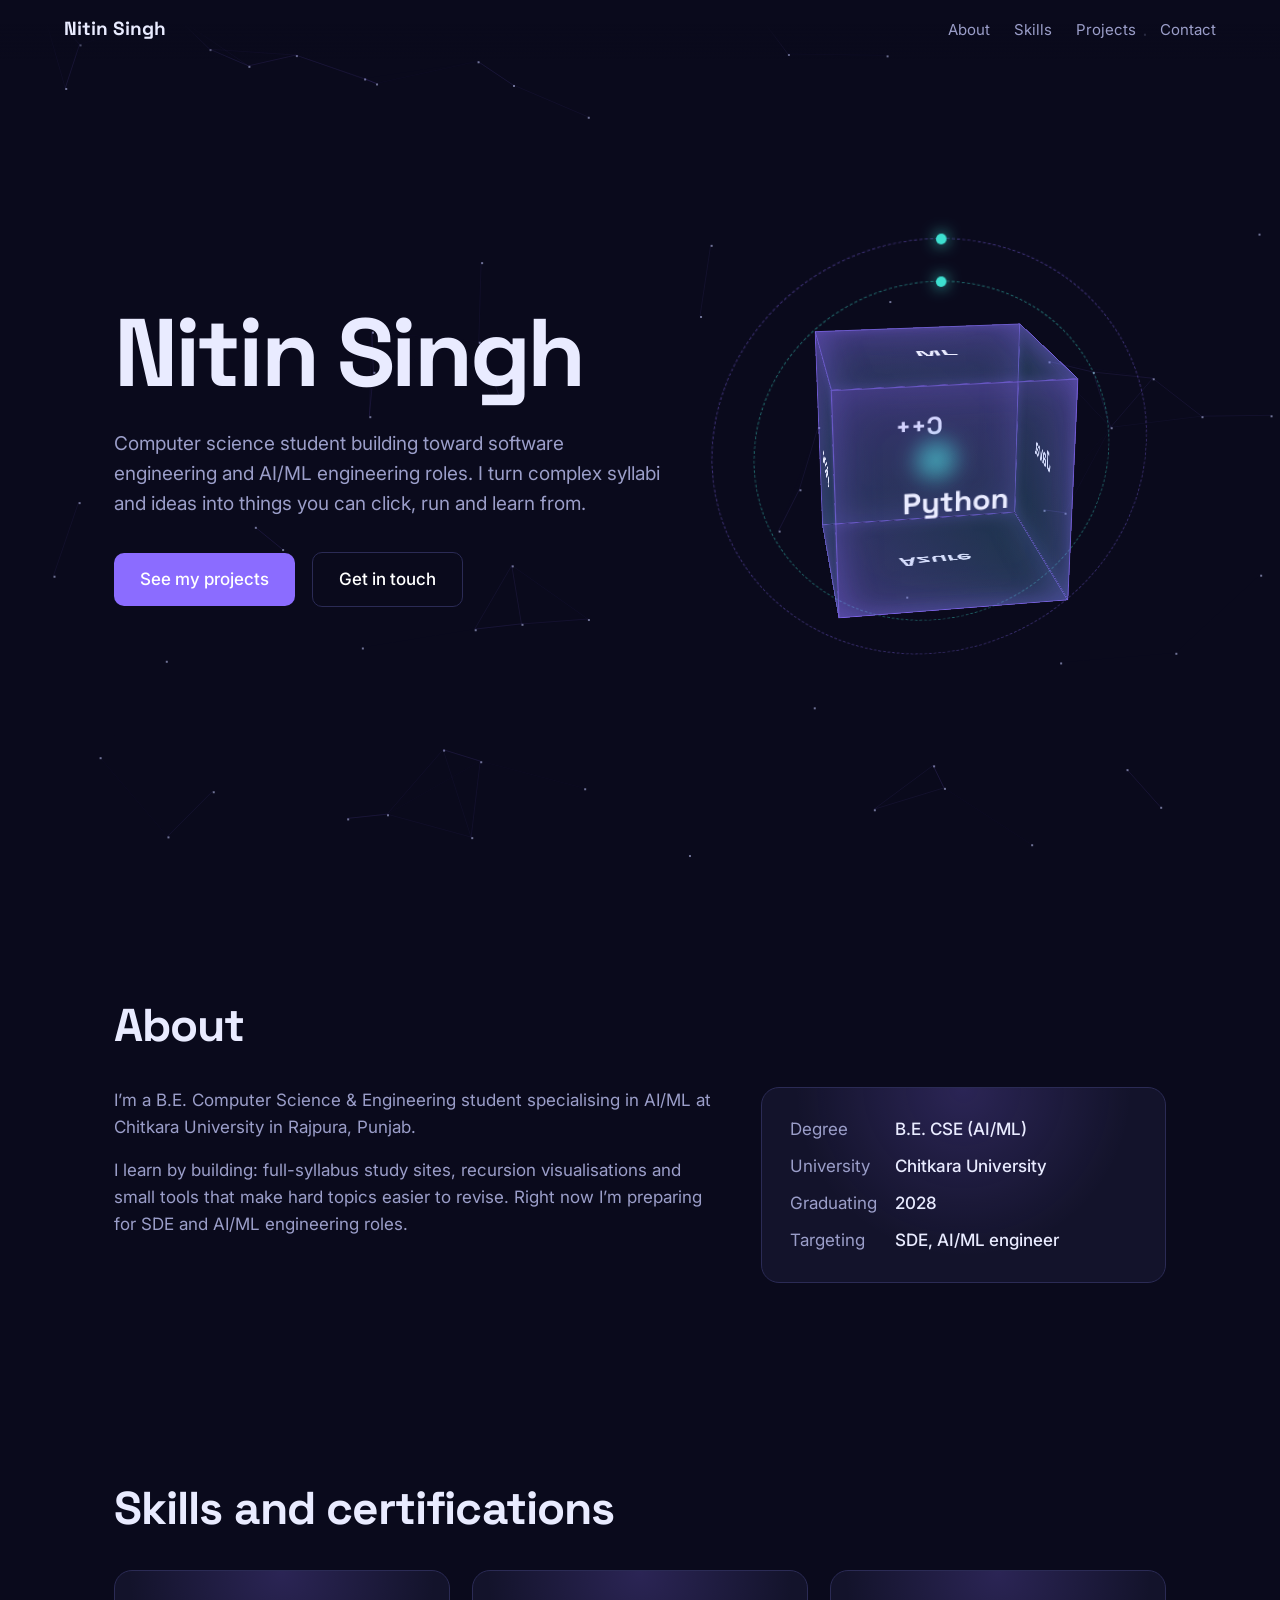
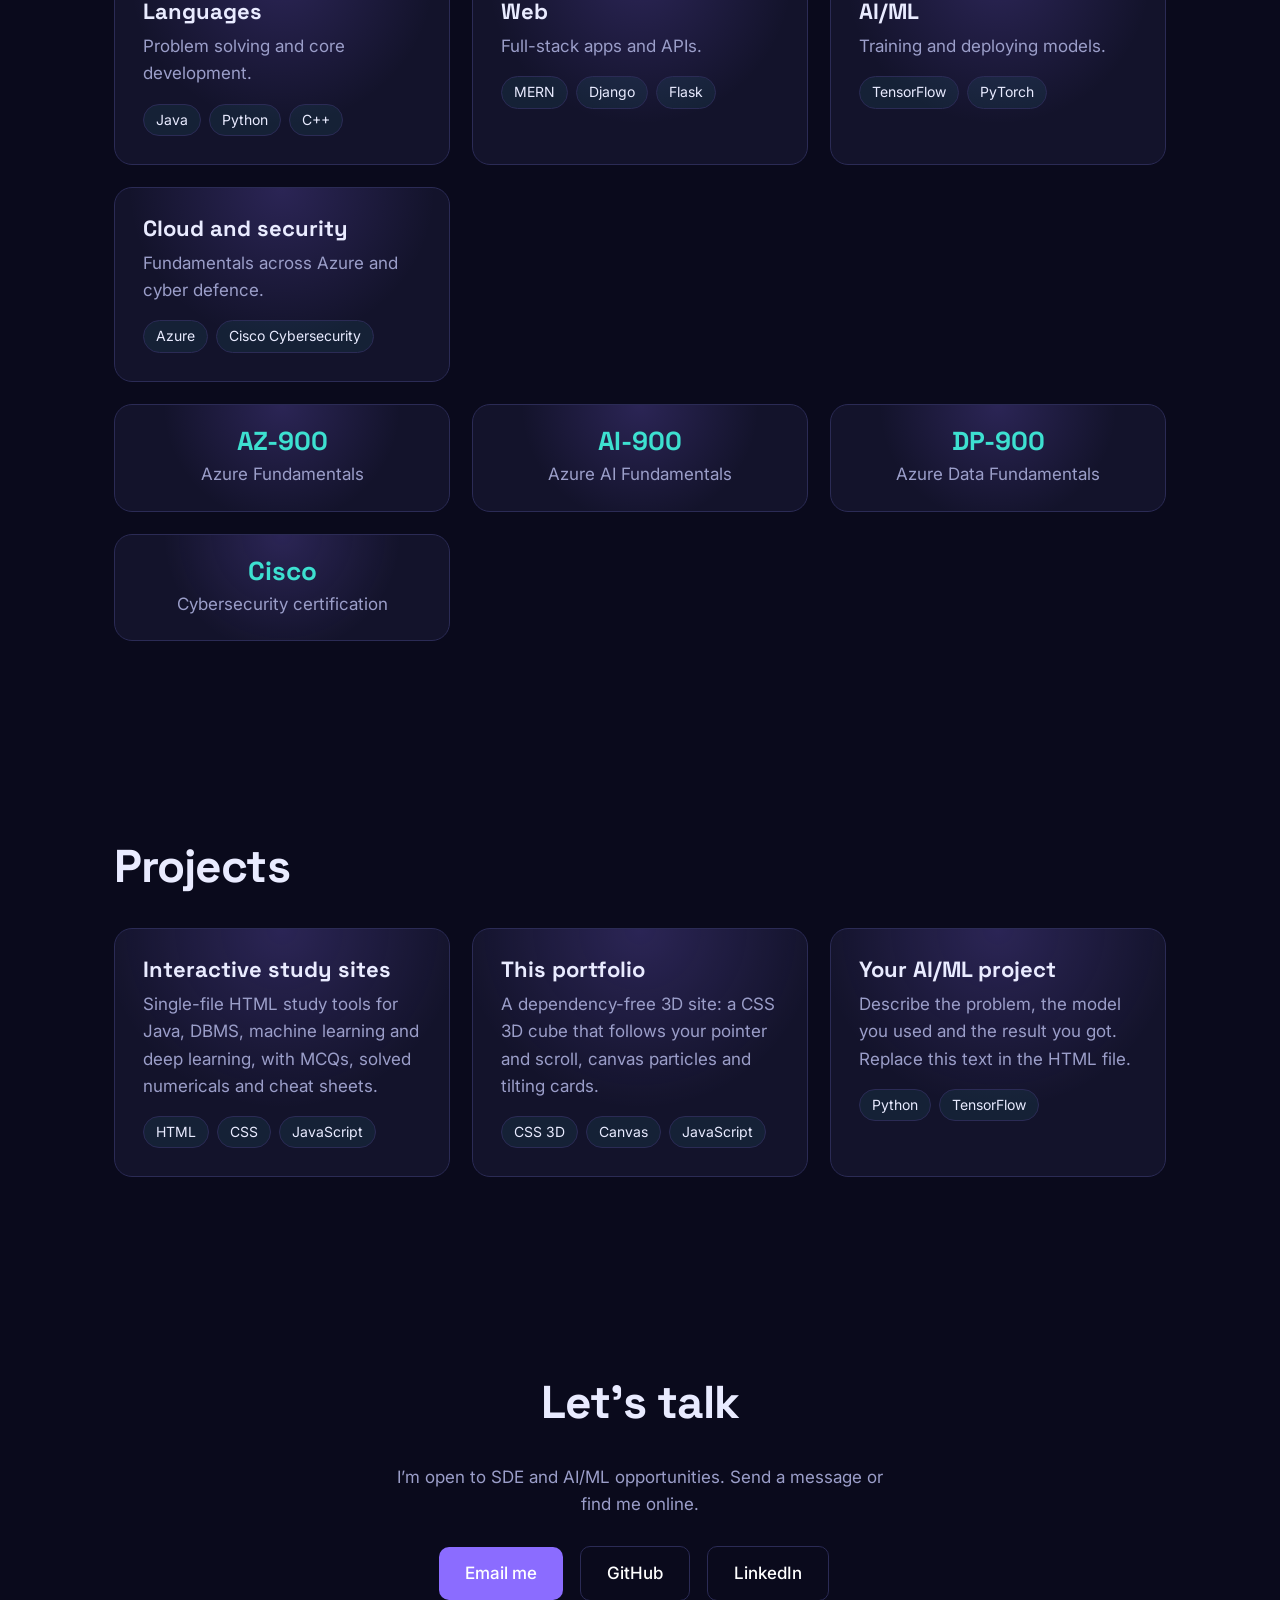
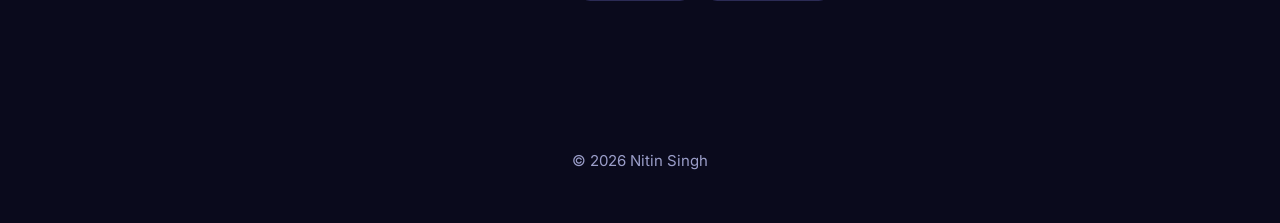
<file: Class/index.html>
<!DOCTYPE html>
<html lang="en">
<head>
<meta charset="UTF-8">
<meta name="viewport" content="width=device-width, initial-scale=1">
<title>Nitin Singh | Portfolio</title>
<link href="https://fonts.googleapis.com/css2?family=Inter:wght@400;500&family=Space+Grotesk:wght@500;700&display=swap" rel="stylesheet">
<link rel="stylesheet" href="style.css">
</head>
<body>
<canvas id="bg" aria-hidden="true"></canvas>
<nav>
  <b>Nitin Singh</b>
  <div><a href="#about">About</a><a href="#skills">Skills</a><a href="#projects">Projects</a><a href="#contact">Contact</a></div>
</nav>

<main>
<section class="hero">
  <div>
    <h1>Nitin Singh</h1>
    <p class="lead">Computer science student building toward software engineering and AI/ML engineering roles. I turn complex syllabi and ideas into things you can click, run and learn from.</p>
    <a class="btn" href="#projects">See my projects</a>
    <a class="btn alt" href="#contact">Get in touch</a>
  </div>
  <div class="scene" aria-hidden="true">
    <div class="rig">
      <div class="cube">
        <div class="core"></div>
        <div class="ring"></div><div class="ring r2"></div>
        <div class="face f1">Python</div><div class="face f2">Java</div><div class="face f3">C++</div>
        <div class="face f4">MERN</div><div class="face f5">ML</div><div class="face f6">Azure</div>
      </div>
    </div>
  </div>
</section>

<section id="about">
  <h2>About</h2>
  <div class="about">
    <div>
      <p>I’m a B.E. Computer Science &amp; Engineering student specialising in AI/ML at Chitkara University in Rajpura, Punjab.</p>
      <p>I learn by building: full-syllabus study sites, recursion visualisations and small tools that make hard topics easier to revise. Right now I’m preparing for SDE and AI/ML engineering roles.</p>
    </div>
    <div class="tilt">
      <dl>
        <dt>Degree</dt><dd>B.E. CSE (AI/ML)</dd>
        <dt>University</dt><dd>Chitkara University</dd>
        <dt>Graduating</dt><dd>2028</dd>
        <dt>Targeting</dt><dd>SDE, AI/ML engineer</dd>
      </dl>
    </div>
  </div>
</section>

<section id="skills">
  <h2>Skills and certifications</h2>
  <div class="grid">
    <div class="tilt"><h3>Languages</h3><p>Problem solving and core development.</p><div class="tags"><span>Java</span><span>Python</span><span>C++</span></div></div>
    <div class="tilt"><h3>Web</h3><p>Full-stack apps and APIs.</p><div class="tags"><span>MERN</span><span>Django</span><span>Flask</span></div></div>
    <div class="tilt"><h3>AI/ML</h3><p>Training and deploying models.</p><div class="tags"><span>TensorFlow</span><span>PyTorch</span></div></div>
    <div class="tilt"><h3>Cloud and security</h3><p>Fundamentals across Azure and cyber defence.</p><div class="tags"><span>Azure</span><span>Cisco Cybersecurity</span></div></div>
  </div>
  <div class="grid" style="margin-top:22px">
    <div class="tilt cert"><h3>AZ-900</h3><p>Azure Fundamentals</p></div>
    <div class="tilt cert"><h3>AI-900</h3><p>Azure AI Fundamentals</p></div>
    <div class="tilt cert"><h3>DP-900</h3><p>Azure Data Fundamentals</p></div>
    <div class="tilt cert"><h3>Cisco</h3><p>Cybersecurity certification</p></div>
  </div>
</section>

<section id="projects">
  <h2>Projects</h2>
  <div class="grid">
    <div class="tilt"><h3>Interactive study sites</h3><p>Single-file HTML study tools for Java, DBMS, machine learning and deep learning, with MCQs, solved numericals and cheat sheets.</p><div class="tags"><span>HTML</span><span>CSS</span><span>JavaScript</span></div></div>
    <div class="tilt"><h3>This portfolio</h3><p>A dependency-free 3D site: a CSS 3D cube that follows your pointer and scroll, canvas particles and tilting cards.</p><div class="tags"><span>CSS 3D</span><span>Canvas</span><span>JavaScript</span></div></div>
    <!-- EDIT: replace this card with your best AI/ML project -->
    <div class="tilt"><h3>Your AI/ML project</h3><p>Describe the problem, the model you used and the result you got. Replace this text in the HTML file.</p><div class="tags"><span>Python</span><span>TensorFlow</span></div></div>
  </div>
</section>

<section id="contact" class="contact">
  <h2>Let’s talk</h2>
  <p>I’m open to SDE and AI/ML opportunities. Send a message or find me online.</p>
  <!-- EDIT: replace these with your real email and profile links -->
  <a class="btn" href="mailto:your.email@example.com">Email me</a>
  <a class="btn alt" href="https://github.com/" target="_blank" rel="noopener">GitHub</a>
  <a class="btn alt" href="https://www.linkedin.com/" target="_blank" rel="noopener">LinkedIn</a>
</section>
</main>
<footer>© 2026 Nitin Singh</footer>


<script src="script.js"></script></script>
</body>
</html>
</file>
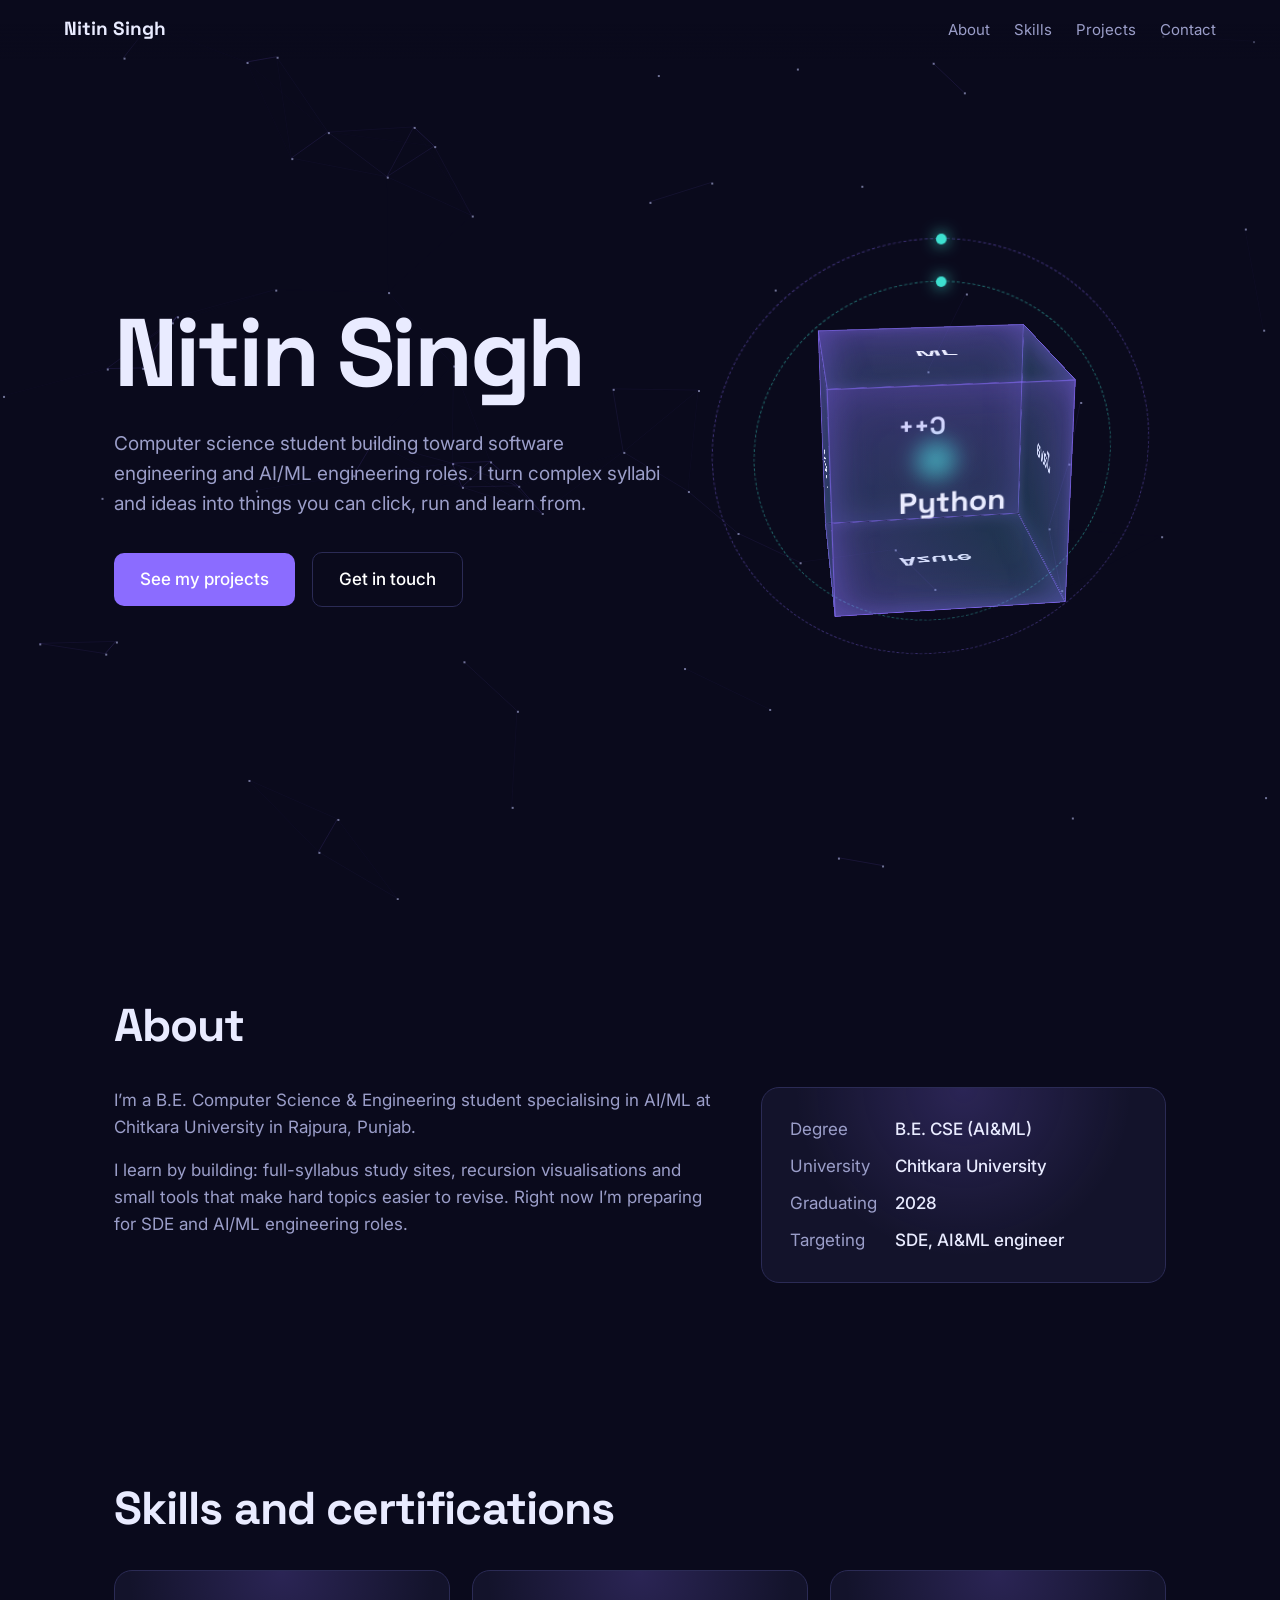
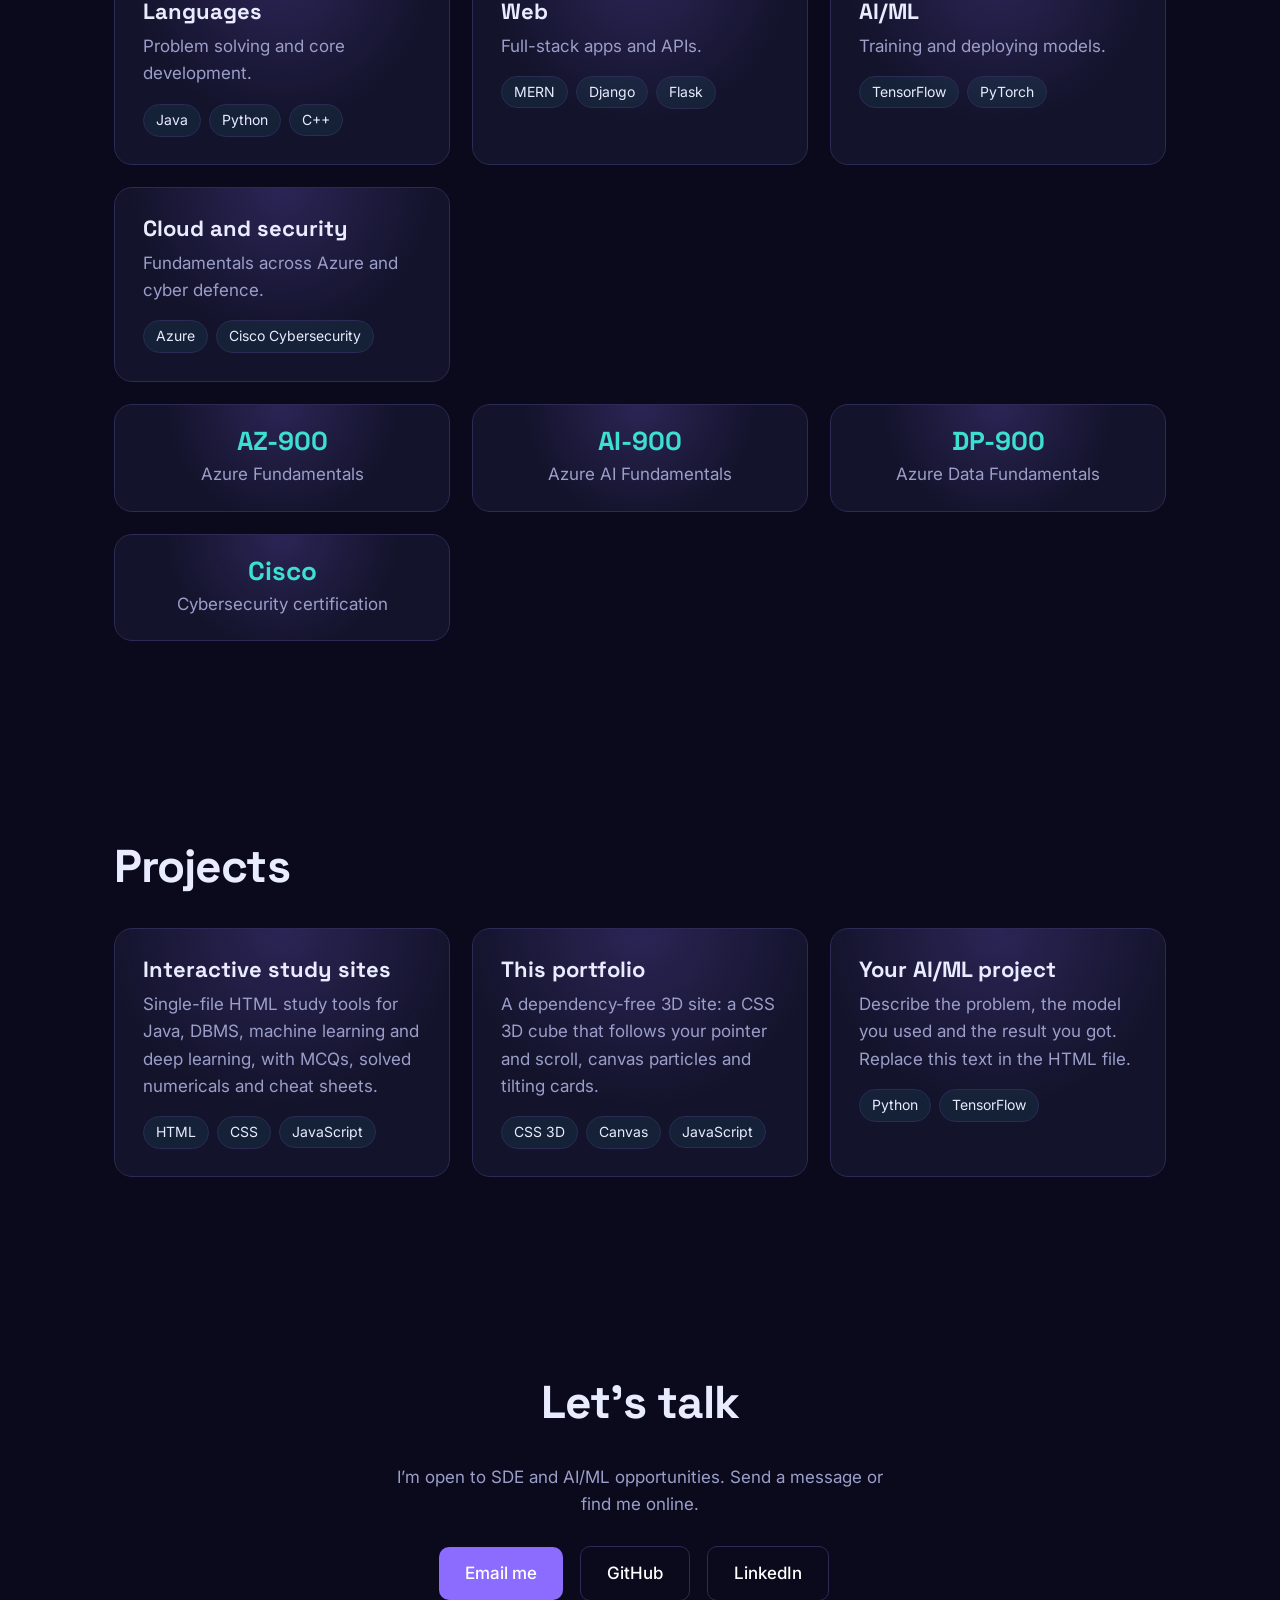
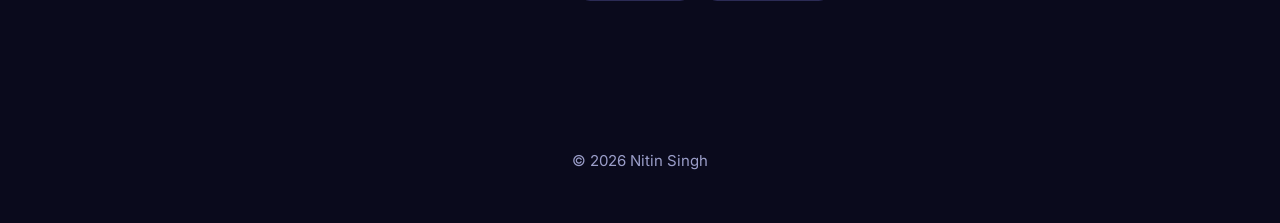
<file: Portfolio/index.html>
<!DOCTYPE html>
<html lang="en">

<head>
  <meta charset="UTF-8">
  <meta name="viewport" content="width=device-width, initial-scale=1">
  <title>Nitin Singh | Portfolio</title>
  <link
    href="https://fonts.googleapis.com/css2?family=Inter:wght@400;500&family=Space+Grotesk:wght@500;700&display=swap"
    rel="stylesheet">
  <link rel="stylesheet" href="style.css">
</head>

<body>
  <canvas id="bg" aria-hidden="true"></canvas>
  <nav>
    <b>Nitin Singh</b>
    <div><a href="#about">About</a><a href="#skills">Skills</a><a href="#projects">Projects</a><a
        href="#contact">Contact</a></div>
  </nav>

  <main>
    <section class="hero">
      <div>
        <h1>Nitin Singh</h1>
        <p class="lead">Computer science student building toward software engineering and AI/ML engineering roles. I
          turn complex syllabi and ideas into things you can click, run and learn from.</p>
        <a class="btn" href="#projects">See my projects</a>
        <a class="btn alt" href="#contact">Get in touch</a>
      </div>
      <div class="scene" aria-hidden="true">
        <div class="rig">
          <div class="cube">
            <div class="core"></div>
            <div class="ring"></div>
            <div class="ring r2"></div>
            <div class="face f1">Python</div>
            <div class="face f2">Java</div>
            <div class="face f3">C++</div>
            <div class="face f4">MERN</div>
            <div class="face f5">ML</div>
            <div class="face f6">Azure</div>
          </div>
        </div>
      </div>
    </section>

    <section id="about">
      <h2>About</h2>
      <div class="about">
        <div>
          <p>I’m a B.E. Computer Science &amp; Engineering student specialising in AI/ML at Chitkara University in
            Rajpura, Punjab.</p>
          <p>I learn by building: full-syllabus study sites, recursion visualisations and small tools that make hard
            topics easier to revise. Right now I’m preparing for SDE and AI/ML engineering roles.</p>
        </div>
        <div class="tilt">
          <dl>
            <dt>Degree</dt>
            <dd>B.E. CSE (AI&ML)</dd>
            <dt>University</dt>
            <dd>Chitkara University</dd>
            <dt>Graduating</dt>
            <dd>2028</dd>
            <dt>Targeting</dt>
            <dd>SDE, AI&ML engineer</dd>
          </dl>
        </div>
      </div>
    </section>

    <section id="skills">
      <h2>Skills and certifications</h2>
      <div class="grid">
        <div class="tilt">
          <h3>Languages</h3>
          <p>Problem solving and core development.</p>
          <div class="tags"><span>Java</span><span>Python</span><span>C++</span></div>
        </div>
        <div class="tilt">
          <h3>Web</h3>
          <p>Full-stack apps and APIs.</p>
          <div class="tags"><span>MERN</span><span>Django</span><span>Flask</span></div>
        </div>
        <div class="tilt">
          <h3>AI/ML</h3>
          <p>Training and deploying models.</p>
          <div class="tags"><span>TensorFlow</span><span>PyTorch</span></div>
        </div>
        <div class="tilt">
          <h3>Cloud and security</h3>
          <p>Fundamentals across Azure and cyber defence.</p>
          <div class="tags"><span>Azure</span><span>Cisco Cybersecurity</span></div>
        </div>
      </div>
      <div class="grid" style="margin-top:22px">
        <div class="tilt cert">
          <h3>AZ-900</h3>
          <p>Azure Fundamentals</p>
        </div>
        <div class="tilt cert">
          <h3>AI-900</h3>
          <p>Azure AI Fundamentals</p>
        </div>
        <div class="tilt cert">
          <h3>DP-900</h3>
          <p>Azure Data Fundamentals</p>
        </div>
        <div class="tilt cert">
          <h3>Cisco</h3>
          <p>Cybersecurity certification</p>
        </div>
      </div>
    </section>

    <section id="projects">
      <h2>Projects</h2>
      <div class="grid">
        <div class="tilt">
          <h3>Interactive study sites</h3>
          <p>Single-file HTML study tools for Java, DBMS, machine learning and deep learning, with MCQs, solved
            numericals and cheat sheets.</p>
          <div class="tags"><span>HTML</span><span>CSS</span><span>JavaScript</span></div>
        </div>
        <div class="tilt">
          <h3>This portfolio</h3>
          <p>A dependency-free 3D site: a CSS 3D cube that follows your pointer and scroll, canvas particles and tilting
            cards.</p>
          <div class="tags"><span>CSS 3D</span><span>Canvas</span><span>JavaScript</span></div>
        </div>
        <!-- EDIT: replace this card with your best AI/ML project -->
        <div class="tilt">
          <h3>Your AI/ML project</h3>
          <p>Describe the problem, the model you used and the result you got. Replace this text in the HTML file.</p>
          <div class="tags"><span>Python</span><span>TensorFlow</span></div>
        </div>
      </div>
    </section>

    <section id="contact" class="contact">
      <h2>Let’s talk</h2>
      <p>I’m open to SDE and AI/ML opportunities. Send a message or find me online.</p>
      <!-- EDIT: replace these with your real email and profile links -->
      <a class="btn" href="mailto:your.email@example.com">Email me</a>
      <a class="btn alt" href="https://github.com/" target="_blank" rel="noopener">GitHub</a>
      <a class="btn alt" href="https://www.linkedin.com/" target="_blank" rel="noopener">LinkedIn</a>
    </section>
  </main>
  <footer>© 2026 Nitin Singh</footer>


  <script src="script.js"></script>
  </script>
</body>

</html>
</file>
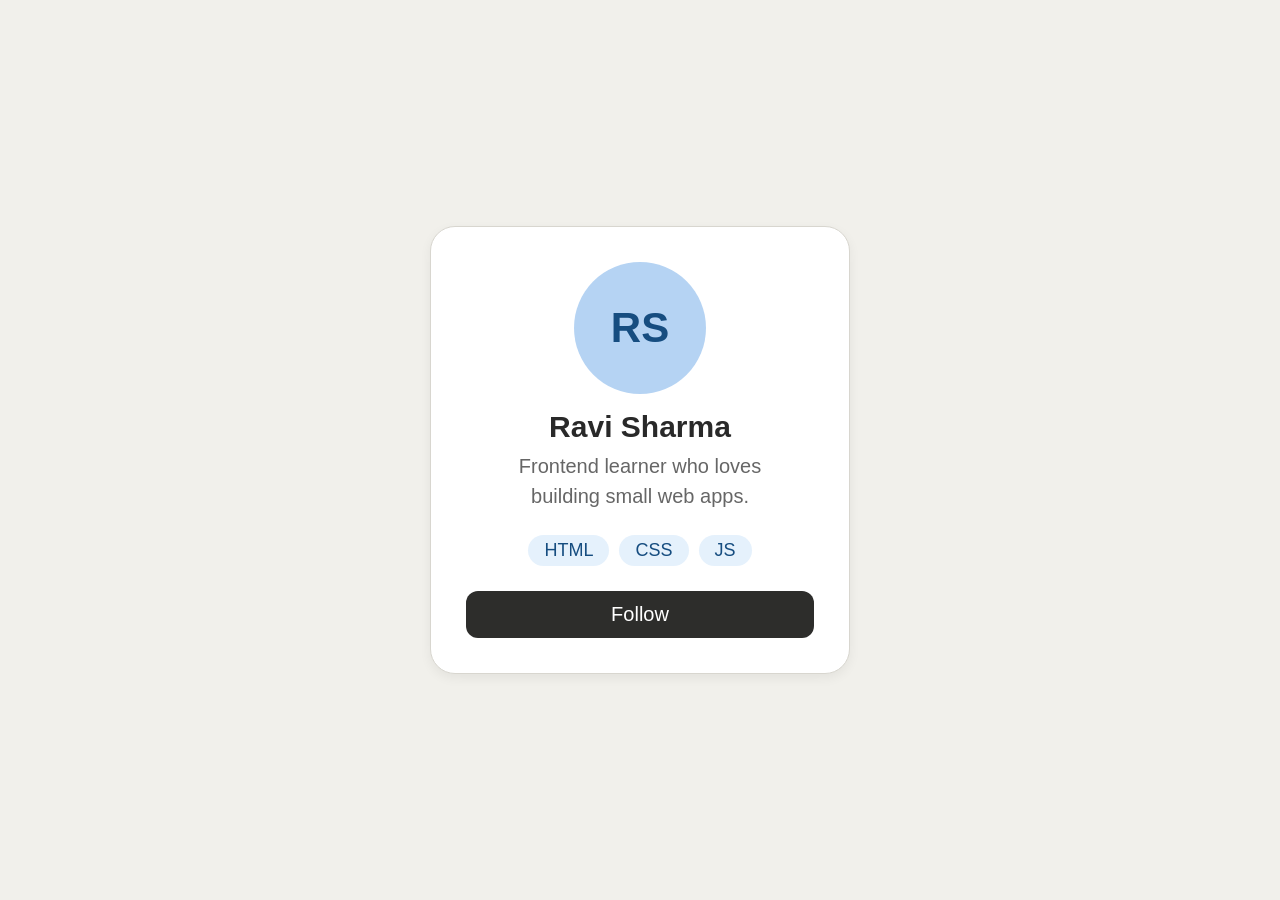
<file: Assignments/assignment1.html>
<!DOCTYPE html>
<html lang="en">
<head>
  <meta charset="UTF-8" />
  <meta name="viewport" content="width=device-width, initial-scale=1.0" />
  <title>Profile Card</title>
  <style>
    * {
      box-sizing: border-box;
    }

    body {
      margin: 0;
      min-height: 100vh;
      display: flex;
      justify-content: center;
      align-items: center;
      background-color: #f1f0eb;
      font-family: Arial, Helvetica, sans-serif;
    }

    .profile-card {
      width: 420px;
      padding: 35px;
      text-align: center;
      background-color: #ffffff;
      border: 1px solid #d8d6cf;
      border-radius: 25px;
      box-shadow: 0 4px 12px rgba(0, 0, 0, 0.06);
      transition: transform 0.3s ease, box-shadow 0.3s ease;
    }

    .profile-card:hover {
      transform: translateY(-6px);
      box-shadow: 0 10px 24px rgba(0, 0, 0, 0.12);
    }

    .avatar {
      width: 132px;
      height: 132px;
      margin: 0 auto 16px;
      display: flex;
      justify-content: center;
      align-items: center;
      border-radius: 50%;
      background-color: #b5d3f3;
      color: #164d80;
      font-size: 42px;
      font-weight: 700;
    }

    h1 {
      margin: 0 0 7px;
      color: #292929;
      font-size: 30px;
    }

    .bio {
      max-width: 310px;
      margin: 0 auto 24px;
      color: #666666;
      font-size: 20px;
      line-height: 1.5;
    }

    .skills {
      display: flex;
      justify-content: center;
      gap: 10px;
      margin-bottom: 25px;
    }

    .skill {
      padding: 5px 16px;
      border-radius: 20px;
      background-color: #e5f1fc;
      color: #164d80;
      font-size: 18px;
    }

    .follow-button {
      width: 100%;
      padding: 12px;
      border: none;
      border-radius: 12px;
      background-color: #2d2d2b;
      color: #ffffff;
      font-size: 20px;
      cursor: pointer;
      transition: background-color 0.25s ease, transform 0.25s ease;
    }

    .follow-button:hover {
      background-color: #164d80;
      transform: scale(1.02);
    }

    @media (max-width: 480px) {
      .profile-card {
        width: calc(100% - 32px);
        padding: 28px 22px;
      }
    }
  </style>
</head>
<body>
  <main class="profile-card">
    <div class="avatar">RS</div>
    <h1>Ravi Sharma</h1>
    <p class="bio">Frontend learner who loves building small web apps.</p>

    <div class="skills">
      <span class="skill">HTML</span>
      <span class="skill">CSS</span>
      <span class="skill">JS</span>
    </div>

    <button class="follow-button" type="button">Follow</button>
  </main>
</body>
</html>
</file>
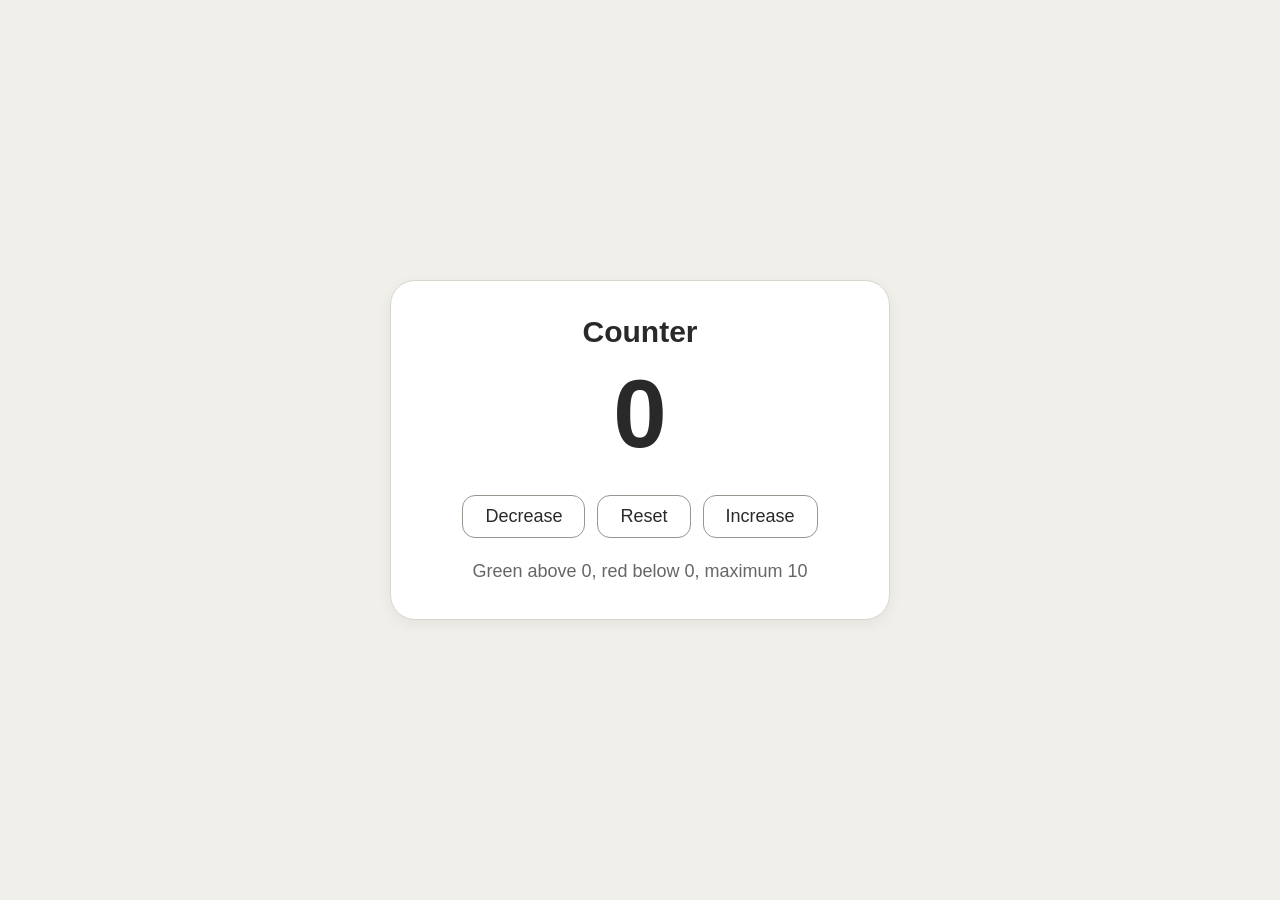
<file: Assignments/assignment2.html>
<!DOCTYPE html>
<html lang="en">
<head>
  <meta charset="UTF-8">
  <meta name="viewport" content="width=device-width, initial-scale=1.0">
  <title>Assignment 2 - Counter App</title>
  <style>
    * {
      box-sizing: border-box;
    }

    body {
      margin: 0;
      min-height: 100vh;
      display: flex;
      align-items: center;
      justify-content: center;
      padding: 24px;
      background: #f1efe9;
      font-family: Arial, Helvetica, sans-serif;
      color: #292929;
    }

    .counter-card {
      width: 100%;
      max-width: 500px;
      padding: 34px 28px;
      text-align: center;
      background: #fff;
      border: 1px solid #d8d5cd;
      border-radius: 25px;
      box-shadow: 0 4px 14px rgba(0, 0, 0, 0.06);
      transition: transform 0.2s ease, box-shadow 0.2s ease;
    }

    .counter-card:hover {
      transform: translateY(-4px);
      box-shadow: 0 9px 22px rgba(0, 0, 0, 0.10);
    }

    h1 {
      margin: 0 0 12px;
      font-size: 30px;
    }

    #count {
      margin: 0 0 28px;
      font-size: 96px;
      line-height: 1.1;
      font-weight: 700;
      color: #397a12;
      transition: color 0.2s ease;
    }

    .button-row {
      display: flex;
      justify-content: center;
      flex-wrap: wrap;
      gap: 12px;
      margin-bottom: 20px;
    }

    button {
      padding: 10px 22px;
      border: 1.5px solid #99968f;
      border-radius: 13px;
      background: #fff;
      color: #292929;
      font-size: 18px;
      cursor: pointer;
      transition: background 0.2s ease, color 0.2s ease,
                  transform 0.2s ease, border-color 0.2s ease;
    }

    button:hover {
      background: #292929;
      border-color: #292929;
      color: #fff;
      transform: translateY(-2px);
    }

    button:active {
      transform: scale(0.97);
    }

    .hint {
      margin: 0;
      color: #666;
      font-size: 18px;
      line-height: 1.5;
    }

    @media (max-width: 420px) {
      .counter-card {
        padding: 28px 18px;
      }

      #count {
        font-size: 80px;
      }

      button {
        padding: 10px 16px;
        font-size: 16px;
      }
    }
  </style>
</head>
<body>
  <main class="counter-card">
    <h1>Counter</h1>
    <p id="count">0</p>

    <div class="button-row">
      <button type="button" id="decrease">Decrease</button>
      <button type="button" id="reset">Reset</button>
      <button type="button" id="increase">Increase</button>
    </div>

    <p class="hint">Green above 0, red below 0, maximum 10</p>
  </main>

  <script>
    let count = 0;

    const countDisplay = document.getElementById("count");

    function updateCounter() {
      countDisplay.textContent = count;

      // Ternary operator: green above 0, red below 0, dark at 0.
      countDisplay.style.color =
        count > 0 ? "#397a12" : count < 0 ? "#d32f2f" : "#292929";
    }

    document.getElementById("decrease").addEventListener("click", function () {
      count--;
      updateCounter();
    });

    document.getElementById("reset").addEventListener("click", function () {
      count = 0;
      updateCounter();
    });

    document.getElementById("increase").addEventListener("click", function () {
      if (count < 10) {
        count++;
      }
      updateCounter();
    });

    updateCounter();
  </script>
</body>
</html>
</file>
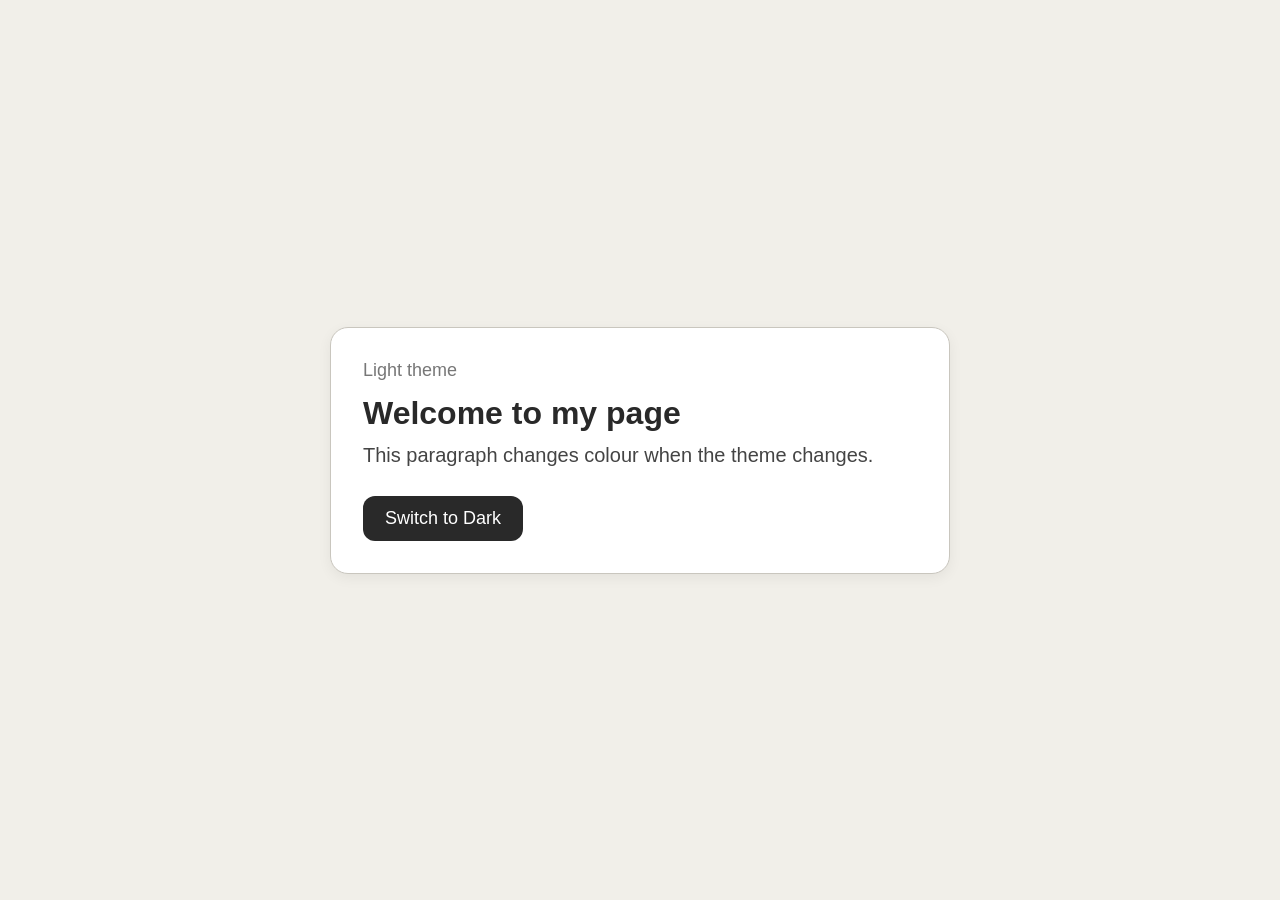
<file: Assignments/assignment3.html>
<!DOCTYPE html>
<html lang="en">
<head>
  <meta charset="UTF-8">
  <meta name="viewport" content="width=device-width, initial-scale=1.0">
  <title>Assignment 3 - Dark and Light Theme Toggle</title>
  <style>
    * {
      box-sizing: border-box;
    }

    body {
      min-height: 100vh;
      margin: 0;
      padding: 24px;
      display: flex;
      align-items: center;
      justify-content: center;
      background: #f1efe9;
      font-family: Arial, Helvetica, sans-serif;
      color: #292929;
      transition: background-color 0.3s ease, color 0.3s ease;
    }

    .page-card {
      width: 100%;
      max-width: 620px;
      padding: 32px;
      border: 1px solid #c9c6be;
      border-radius: 18px;
      background: #fff;
      box-shadow: 0 4px 14px rgba(0, 0, 0, 0.06);
      transition: background-color 0.3s ease, color 0.3s ease,
                  border-color 0.3s ease, box-shadow 0.3s ease;
    }

    .theme-label {
      margin: 0 0 14px;
      color: #777;
      font-size: 18px;
    }

    h1 {
      margin: 0 0 8px;
      font-size: 32px;
    }

    .description {
      margin: 0 0 26px;
      color: #444;
      font-size: 20px;
      line-height: 1.5;
    }

    button {
      padding: 12px 22px;
      border: 0;
      border-radius: 12px;
      background: #292929;
      color: #fff;
      font-size: 18px;
      cursor: pointer;
      transition: background-color 0.2s ease, color 0.2s ease,
                  transform 0.2s ease;
    }

    button:hover {
      transform: translateY(-2px);
      background: #444;
    }

    button:active {
      transform: scale(0.98);
    }

    /* Dark theme styles are applied when JavaScript adds .dark to body. */
    body.dark {
      background: #292929;
      color: #f5f3ed;
    }

    body.dark .page-card {
      background: #292929;
      border-color: #55534e;
      color: #f5f3ed;
      box-shadow: 0 4px 16px rgba(0, 0, 0, 0.2);
    }

    body.dark .theme-label,
    body.dark .description {
      color: #d0cec8;
    }

    body.dark button {
      background: #f5f3ed;
      color: #292929;
    }

    body.dark button:hover {
      background: #dedbd2;
    }

    @media (max-width: 480px) {
      .page-card {
        padding: 26px 22px;
      }

      h1 {
        font-size: 27px;
      }

      .description {
        font-size: 18px;
      }
    }
  </style>
</head>
<body>
  <main class="page-card">
    <p class="theme-label" id="themeLabel">Light theme</p>
    <h1>Welcome to my page</h1>
    <p class="description">
      This paragraph changes colour when the theme changes.
    </p>
    <button type="button" id="themeButton">Switch to Dark</button>
  </main>

  <script>
    const themeButton = document.getElementById("themeButton");
    const themeLabel = document.getElementById("themeLabel");

    themeButton.addEventListener("click", function () {
      // Toggle the dark class on the body on every click.
      document.body.classList.toggle("dark");

      const isDark = document.body.classList.contains("dark");

      // Ternary operator changes the button text and theme label.
      themeButton.textContent = isDark ? "Switch to Light" : "Switch to Dark";
      themeLabel.textContent = isDark ? "Dark theme" : "Light theme";
    });
  </script>
</body>
</html>
</file>
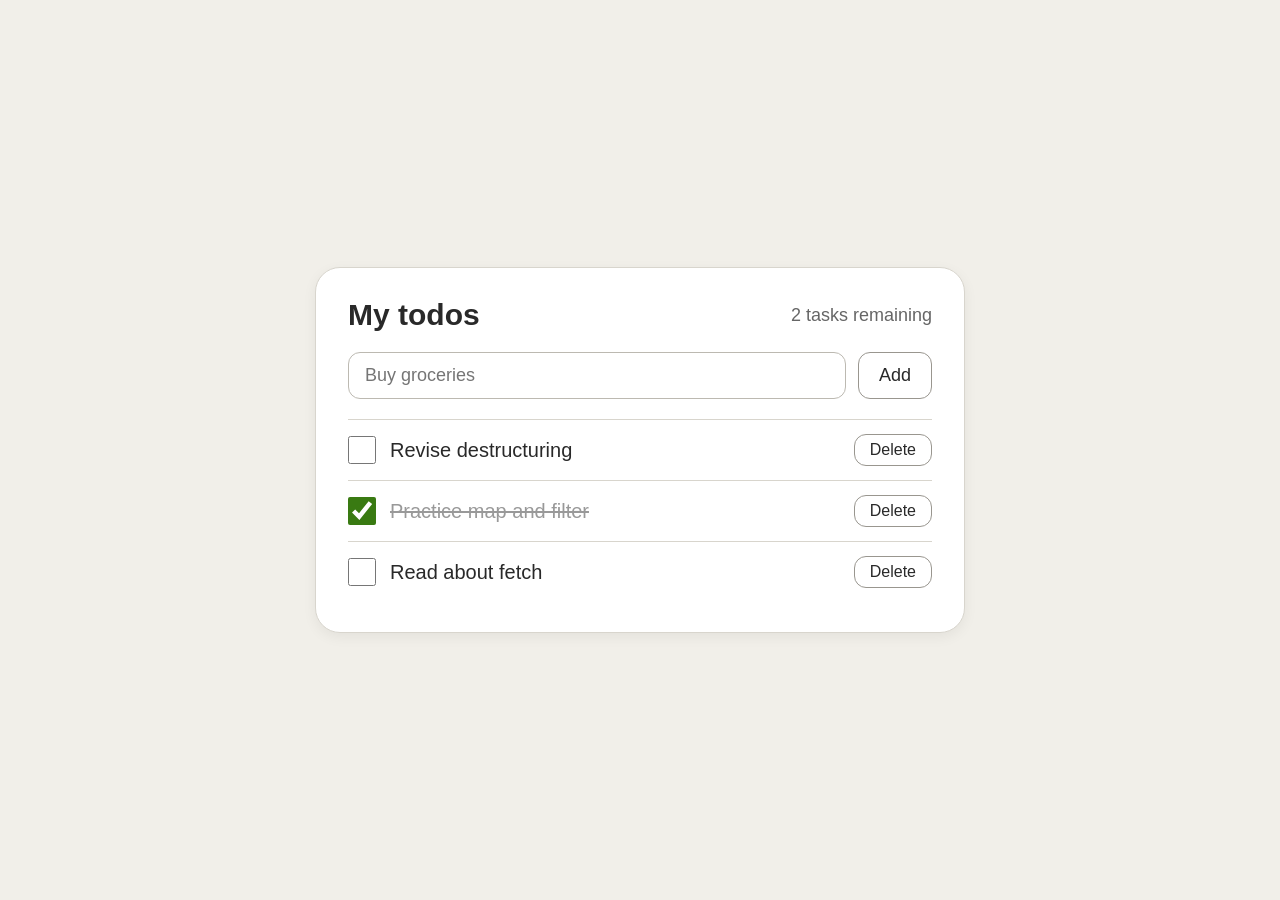
<file: Assignments/assignment4.html>
<!DOCTYPE html>
<html lang="en">
<head>
  <meta charset="UTF-8">
  <meta name="viewport" content="width=device-width, initial-scale=1.0">
  <title>Assignment 4 - Todo List</title>
  <style>
    * {
      box-sizing: border-box;
    }

    body {
      min-height: 100vh;
      margin: 0;
      padding: 24px;
      display: flex;
      align-items: center;
      justify-content: center;
      background: #f1efe9;
      font-family: Arial, Helvetica, sans-serif;
      color: #292929;
    }

    .todo-card {
      width: 100%;
      max-width: 650px;
      padding: 30px 32px;
      background: #fff;
      border: 1px solid #d8d5cd;
      border-radius: 25px;
      box-shadow: 0 4px 14px rgba(0, 0, 0, 0.06);
    }

    .todo-header {
      display: flex;
      align-items: center;
      justify-content: space-between;
      gap: 16px;
      margin-bottom: 20px;
    }

    h1 {
      margin: 0;
      font-size: 30px;
    }

    #remainingCount {
      color: #666;
      font-size: 18px;
      white-space: nowrap;
    }

    .add-form {
      display: flex;
      gap: 12px;
      margin-bottom: 20px;
    }

    .add-form input {
      min-width: 0;
      flex: 1;
      padding: 12px 16px;
      border: 1.5px solid #bcb9b1;
      border-radius: 12px;
      font-size: 18px;
      outline: none;
    }

    .add-form input:focus {
      border-color: #397a12;
      box-shadow: 0 0 0 3px rgba(57, 122, 18, 0.12);
    }

    button {
      padding: 9px 20px;
      border: 1.5px solid #99968f;
      border-radius: 12px;
      background: #fff;
      color: #292929;
      font-size: 18px;
      cursor: pointer;
      transition: background-color 0.2s ease, color 0.2s ease,
                  transform 0.2s ease;
    }

    button:hover {
      background: #292929;
      border-color: #292929;
      color: #fff;
      transform: translateY(-1px);
    }

    button:active {
      transform: scale(0.97);
    }

    .todo-list {
      margin: 0;
      padding: 0;
      list-style: none;
    }

    .todo-item {
      display: flex;
      align-items: center;
      gap: 14px;
      padding: 14px 0;
      border-top: 1px solid #d8d5cd;
    }

    .todo-item input[type="checkbox"] {
      width: 28px;
      height: 28px;
      flex: 0 0 auto;
      margin: 0;
      accent-color: #397a12;
      cursor: pointer;
    }

    .todo-text {
      flex: 1;
      min-width: 0;
      font-size: 20px;
      overflow-wrap: anywhere;
    }

    .todo-text.done {
      color: #999;
      text-decoration: line-through;
    }

    .delete-button {
      padding: 6px 15px;
      font-size: 16px;
      flex: 0 0 auto;
    }

    .empty-message {
      padding: 18px 0;
      border-top: 1px solid #d8d5cd;
      color: #777;
      text-align: center;
      font-size: 17px;
    }

    @media (max-width: 520px) {
      .todo-card {
        padding: 24px 18px;
      }

      .todo-header {
        align-items: flex-start;
        flex-direction: column;
        gap: 6px;
      }

      h1 {
        font-size: 26px;
      }

      #remainingCount {
        font-size: 16px;
      }

      .add-form input {
        font-size: 16px;
      }

      .add-form button {
        padding: 9px 14px;
        font-size: 16px;
      }

      .todo-text {
        font-size: 17px;
      }

      .delete-button {
        padding: 6px 10px;
        font-size: 14px;
      }
    }
  </style>
</head>
<body>
  <main class="todo-card">
    <header class="todo-header">
      <h1>My todos</h1>
      <span id="remainingCount">2 tasks remaining</span>
    </header>

    <form class="add-form" id="todoForm">
      <input
        type="text"
        id="todoInput"
        placeholder="Buy groceries"
        aria-label="Enter a new task"
        autocomplete="off"
      >
      <button type="submit">Add</button>
    </form>

    <ul class="todo-list" id="todoList"></ul>
  </main>

  <script>
    // Each task is an object with an id, text and done status.
    let tasks = [
      { id: 1, text: "Revise destructuring", done: false },
      { id: 2, text: "Practice map and filter", done: true },
      { id: 3, text: "Read about fetch", done: false }
    ];

    let nextId = 4;

    const todoForm = document.getElementById("todoForm");
    const todoInput = document.getElementById("todoInput");
    const todoList = document.getElementById("todoList");
    const remainingCount = document.getElementById("remainingCount");

    // Draw the complete list using map().
    function render() {
      const remaining = tasks.filter(task => !task.done).length;
      remainingCount.textContent =
        `${remaining} ${remaining === 1 ? "task" : "tasks"} remaining`;

      if (tasks.length === 0) {
        todoList.innerHTML = '<li class="empty-message">No tasks yet. Add one above!</li>';
        return;
      }

      todoList.innerHTML = tasks.map(task => `
        <li class="todo-item">
          <input
            type="checkbox"
            class="task-checkbox"
            data-id="${task.id}"
            aria-label="Mark ${escapeHTML(task.text)} as complete"
            ${task.done ? "checked" : ""}
          >
          <span class="todo-text ${task.done ? "done" : ""}">
            ${escapeHTML(task.text)}
          </span>
          <button
            type="button"
            class="delete-button"
            data-id="${task.id}"
          >Delete</button>
        </li>
      `).join("");
    }

    // Escape user-entered text before inserting it into the page.
    function escapeHTML(value) {
      return value.replace(/[&<>"']/g, character => ({
        "&": "&amp;",
        "<": "&lt;",
        ">": "&gt;",
        '"': "&quot;",
        "'": "&#39;"
      })[character]);
    }

    // Add a new task by creating a new array with spread.
    todoForm.addEventListener("submit", function (event) {
      event.preventDefault();

      const text = todoInput.value.trim();
      if (text === "") {
        todoInput.focus();
        return;
      }

      tasks = [...tasks, {
        id: nextId++,
        text: text,
        done: false
      }];

      todoInput.value = "";
      render();
      todoInput.focus();
    });

    // Event delegation handles checkbox changes and Delete button clicks.
    todoList.addEventListener("change", function (event) {
      if (event.target.classList.contains("task-checkbox")) {
        const id = Number(event.target.dataset.id);

        // map() creates a new array; the matching task is copied with spread.
        tasks = tasks.map(task =>
          task.id === id
            ? { ...task, done: event.target.checked }
            : task
        );

        render();
      }
    });

    todoList.addEventListener("click", function (event) {
      if (event.target.classList.contains("delete-button")) {
        const id = Number(event.target.dataset.id);

        // filter() creates a new array without the deleted task.
        tasks = tasks.filter(task => task.id !== id);

        render();
      }
    });

    render();
  </script>
</body>
</html>
</file>
<file: Class/style.css>
:root{--ink:#0a0a1c;--panel:#13132b;--line:#2b2b55;--text:#e9ebff;--mute:#9b9ec9;--v:#8b6cff;--a:#3de0d0}
*{box-sizing:border-box;margin:0}
html{scroll-behavior:smooth}
body{background:var(--ink);color:var(--text);font:400 17px/1.6 Inter,system-ui,sans-serif;overflow-x:hidden}
#bg{position:fixed;inset:0;z-index:-1}
a{color:inherit}
:focus-visible{outline:2px solid var(--a);outline-offset:3px}
h1,h2,h3,nav b{font-family:'Space Grotesk',system-ui,sans-serif;line-height:1.1}
nav{position:fixed;top:0;left:0;right:0;z-index:5;display:flex;justify-content:space-between;align-items:center;padding:16px clamp(20px,5vw,64px);background:linear-gradient(var(--ink) 40%,transparent)}
nav b{font-size:19px}
nav div a{margin-left:24px;text-decoration:none;color:var(--mute);font-size:15px}
nav div a:hover{color:var(--text)}
section{max-width:1180px;margin:auto;padding:100px clamp(20px,5vw,64px)}
h2{font-size:clamp(30px,4vw,46px);margin-bottom:36px;letter-spacing:-.02em}
.hero{min-height:100vh;display:grid;grid-template-columns:1.1fr .9fr;align-items:center;gap:30px;padding-top:120px}
h1{font-size:clamp(48px,7.5vw,96px);letter-spacing:-.035em}
.lead{color:var(--mute);max-width:46ch;margin:22px 0 32px;font-size:19px}
.btn{display:inline-block;padding:13px 26px;border-radius:10px;font-weight:500;text-decoration:none;background:var(--v);color:#fff;margin:0 12px 12px 0;transition:transform .2s,box-shadow .2s}
.btn:hover{transform:translateY(-3px);box-shadow:0 10px 28px rgba(139,108,255,.45)}
.btn.alt{background:transparent;border:1px solid var(--line)}
/* 3D cube */
.scene{height:440px;perspective:1100px;display:grid;place-items:center}
.rig{position:relative;width:220px;height:220px;transform-style:preserve-3d}
.cube{position:absolute;inset:0;transform-style:preserve-3d;transform:rotateX(var(--rx,-20deg)) rotateY(var(--ry,30deg))}
.face{position:absolute;inset:0;display:grid;place-items:center;font:700 28px 'Space Grotesk',sans-serif;border:1px solid rgba(139,108,255,.65);background:linear-gradient(135deg,rgba(139,108,255,.24),rgba(61,224,208,.1));box-shadow:inset 0 0 40px rgba(139,108,255,.28);transform:var(--r) translateZ(110px);animation:in 1.3s cubic-bezier(.2,.8,.2,1) both;animation-delay:var(--d)}
.f1{--r:rotateY(0deg);--d:.1s}.f2{--r:rotateY(90deg);--d:.25s}.f3{--r:rotateY(180deg);--d:.4s}
.f4{--r:rotateY(-90deg);--d:.55s}.f5{--r:rotateX(90deg);--d:.7s}.f6{--r:rotateX(-90deg);--d:.85s}
@keyframes in{from{transform:var(--r) translateZ(560px);opacity:0}to{transform:var(--r) translateZ(110px);opacity:1}}
.core{position:absolute;inset:78px;border-radius:50%;background:radial-gradient(circle,var(--a),transparent 70%);filter:blur(8px);opacity:.8}
.ring{position:absolute;inset:-70px;border:1px dashed rgba(61,224,208,.45);border-radius:50%;animation:spin 14s linear infinite}
.ring.r2{inset:-110px;border-color:rgba(139,108,255,.4);animation-duration:22s;animation-direction:reverse;--t:rotateY(68deg)}
.ring{--t:rotateX(75deg)}
.ring::after{content:'';position:absolute;top:-5px;left:50%;width:10px;height:10px;border-radius:50%;background:var(--a);box-shadow:0 0 14px var(--a)}
@keyframes spin{from{transform:var(--t) rotateZ(0)}to{transform:var(--t) rotateZ(360deg)}}
/* cards */
.grid{display:grid;grid-template-columns:repeat(auto-fit,minmax(250px,1fr));gap:22px}
.tilt{position:relative;padding:28px;border:1px solid var(--line);border-radius:18px;transform-style:preserve-3d;transition:transform .25s ease-out,border-color .25s;background:radial-gradient(circle at var(--gx,50%) var(--gy,0%),rgba(139,108,255,.2),transparent 60%),var(--panel)}
.tilt:hover{border-color:var(--v)}
.tilt h3{font-size:22px;margin-bottom:10px;transform:translateZ(34px)}
.tilt p{color:var(--mute);transform:translateZ(18px)}
.tags{display:flex;flex-wrap:wrap;gap:8px;margin-top:16px;transform:translateZ(24px)}
.tags span{font-size:14px;padding:4px 12px;border-radius:99px;border:1px solid var(--line);color:var(--text);background:rgba(61,224,208,.07)}
.about{display:grid;grid-template-columns:1.2fr .8fr;gap:40px;align-items:start}
.about p{color:var(--mute);margin-bottom:16px;max-width:60ch}
dl{display:grid;grid-template-columns:auto 1fr;gap:10px 18px;transform:translateZ(20px)}
dt{color:var(--mute)}
dd{font-weight:500}
.cert{text-align:center;padding:22px}
.cert h3{font-size:26px;color:var(--a);margin-bottom:6px}
.contact{text-align:center}
.contact p{color:var(--mute);margin:0 auto 28px;max-width:46ch}
footer{text-align:center;color:var(--mute);padding:36px 20px 50px;font-size:15px}
@media(max-width:820px){
.hero,.about{grid-template-columns:1fr}
.scene{height:360px;transform:scale(.8)}
nav div a{margin-left:14px}
}
@media(prefers-reduced-motion:reduce){
*{animation:none!important;transition:none!important;scroll-behavior:auto!important}
}
</file>
<file: Portfolio/style.css>
:root {
    --ink: #0a0a1c;
    --panel: #13132b;
    --line: #2b2b55;
    --text: #e9ebff;
    --mute: #9b9ec9;
    --v: #8b6cff;
    --a: #3de0d0
}

* {
    box-sizing: border-box;
    margin: 0
}

html {
    scroll-behavior: smooth
}

body {
    background: var(--ink);
    color: var(--text);
    font: 400 17px/1.6 Inter, system-ui, sans-serif;
    overflow-x: hidden
}

#bg {
    position: fixed;
    inset: 0;
    z-index: -1
}

a {
    color: inherit
}

:focus-visible {
    outline: 2px solid var(--a);
    outline-offset: 3px
}

h1,
h2,
h3,
nav b {
    font-family: 'Space Grotesk', system-ui, sans-serif;
    line-height: 1.1
}

nav {
    position: fixed;
    top: 0;
    left: 0;
    right: 0;
    z-index: 5;
    display: flex;
    justify-content: space-between;
    align-items: center;
    padding: 16px clamp(20px, 5vw, 64px);
    background: linear-gradient(var(--ink) 40%, transparent)
}

nav b {
    font-size: 19px
}

nav div a {
    margin-left: 24px;
    text-decoration: none;
    color: var(--mute);
    font-size: 15px
}

nav div a:hover {
    color: var(--text)
}

section {
    max-width: 1180px;
    margin: auto;
    padding: 100px clamp(20px, 5vw, 64px)
}

h2 {
    font-size: clamp(30px, 4vw, 46px);
    margin-bottom: 36px;
    letter-spacing: -.02em
}

.hero {
    min-height: 100vh;
    display: grid;
    grid-template-columns: 1.1fr .9fr;
    align-items: center;
    gap: 30px;
    padding-top: 120px
}

h1 {
    font-size: clamp(48px, 7.5vw, 96px);
    letter-spacing: -.035em
}

.lead {
    color: var(--mute);
    max-width: 46ch;
    margin: 22px 0 32px;
    font-size: 19px
}

.btn {
    display: inline-block;
    padding: 13px 26px;
    border-radius: 10px;
    font-weight: 500;
    text-decoration: none;
    background: var(--v);
    color: #fff;
    margin: 0 12px 12px 0;
    transition: transform .2s, box-shadow .2s
}

.btn:hover {
    transform: translateY(-3px);
    box-shadow: 0 10px 28px rgba(139, 108, 255, .45)
}

.btn.alt {
    background: transparent;
    border: 1px solid var(--line)
}

/* 3D cube */
.scene {
    height: 440px;
    perspective: 1100px;
    display: grid;
    place-items: center
}

.rig {
    position: relative;
    width: 220px;
    height: 220px;
    transform-style: preserve-3d
}

.cube {
    position: absolute;
    inset: 0;
    transform-style: preserve-3d;
    transform: rotateX(var(--rx, -20deg)) rotateY(var(--ry, 30deg))
}

.face {
    position: absolute;
    inset: 0;
    display: grid;
    place-items: center;
    font: 700 28px 'Space Grotesk', sans-serif;
    border: 1px solid rgba(139, 108, 255, .65);
    background: linear-gradient(135deg, rgba(139, 108, 255, .24), rgba(61, 224, 208, .1));
    box-shadow: inset 0 0 40px rgba(139, 108, 255, .28);
    transform: var(--r) translateZ(110px);
    animation: in 1.3s cubic-bezier(.2, .8, .2, 1) both;
    animation-delay: var(--d)
}

.f1 {
    --r: rotateY(0deg);
    --d: .1s
}

.f2 {
    --r: rotateY(90deg);
    --d: .25s
}

.f3 {
    --r: rotateY(180deg);
    --d: .4s
}

.f4 {
    --r: rotateY(-90deg);
    --d: .55s
}

.f5 {
    --r: rotateX(90deg);
    --d: .7s
}

.f6 {
    --r: rotateX(-90deg);
    --d: .85s
}

@keyframes in {
    from {
        transform: var(--r) translateZ(560px);
        opacity: 0
    }

    to {
        transform: var(--r) translateZ(110px);
        opacity: 1
    }
}

.core {
    position: absolute;
    inset: 78px;
    border-radius: 50%;
    background: radial-gradient(circle, var(--a), transparent 70%);
    filter: blur(8px);
    opacity: .8
}

.ring {
    position: absolute;
    inset: -70px;
    border: 1px dashed rgba(61, 224, 208, .45);
    border-radius: 50%;
    animation: spin 14s linear infinite
}

.ring.r2 {
    inset: -110px;
    border-color: rgba(139, 108, 255, .4);
    animation-duration: 22s;
    animation-direction: reverse;
    --t: rotateY(68deg)
}

.ring {
    --t: rotateX(75deg)
}

.ring::after {
    content: '';
    position: absolute;
    top: -5px;
    left: 50%;
    width: 10px;
    height: 10px;
    border-radius: 50%;
    background: var(--a);
    box-shadow: 0 0 14px var(--a)
}

@keyframes spin {
    from {
        transform: var(--t) rotateZ(0)
    }

    to {
        transform: var(--t) rotateZ(360deg)
    }
}

/* cards */
.grid {
    display: grid;
    grid-template-columns: repeat(auto-fit, minmax(250px, 1fr));
    gap: 22px
}

.tilt {
    position: relative;
    padding: 28px;
    border: 1px solid var(--line);
    border-radius: 18px;
    transform-style: preserve-3d;
    transition: transform .25s ease-out, border-color .25s;
    background: radial-gradient(circle at var(--gx, 50%) var(--gy, 0%), rgba(139, 108, 255, .2), transparent 60%), var(--panel)
}

.tilt:hover {
    border-color: var(--v)
}

.tilt h3 {
    font-size: 22px;
    margin-bottom: 10px;
    transform: translateZ(34px)
}

.tilt p {
    color: var(--mute);
    transform: translateZ(18px)
}

.tags {
    display: flex;
    flex-wrap: wrap;
    gap: 8px;
    margin-top: 16px;
    transform: translateZ(24px)
}

.tags span {
    font-size: 14px;
    padding: 4px 12px;
    border-radius: 99px;
    border: 1px solid var(--line);
    color: var(--text);
    background: rgba(61, 224, 208, .07)
}

.about {
    display: grid;
    grid-template-columns: 1.2fr .8fr;
    gap: 40px;
    align-items: start
}

.about p {
    color: var(--mute);
    margin-bottom: 16px;
    max-width: 60ch
}

dl {
    display: grid;
    grid-template-columns: auto 1fr;
    gap: 10px 18px;
    transform: translateZ(20px)
}

dt {
    color: var(--mute)
}

dd {
    font-weight: 500
}

.cert {
    text-align: center;
    padding: 22px
}

.cert h3 {
    font-size: 26px;
    color: var(--a);
    margin-bottom: 6px
}

.contact {
    text-align: center
}

.contact p {
    color: var(--mute);
    margin: 0 auto 28px;
    max-width: 46ch
}

footer {
    text-align: center;
    color: var(--mute);
    padding: 36px 20px 50px;
    font-size: 15px
}

@media(max-width:820px) {

    .hero,
    .about {
        grid-template-columns: 1fr
    }

    .scene {
        height: 360px;
        transform: scale(.8)
    }

    nav div a {
        margin-left: 14px
    }
}

@media(prefers-reduced-motion:reduce) {
    * {
        animation: none !important;
        transition: none !important;
        scroll-behavior: auto !important
    }
}
</file>
